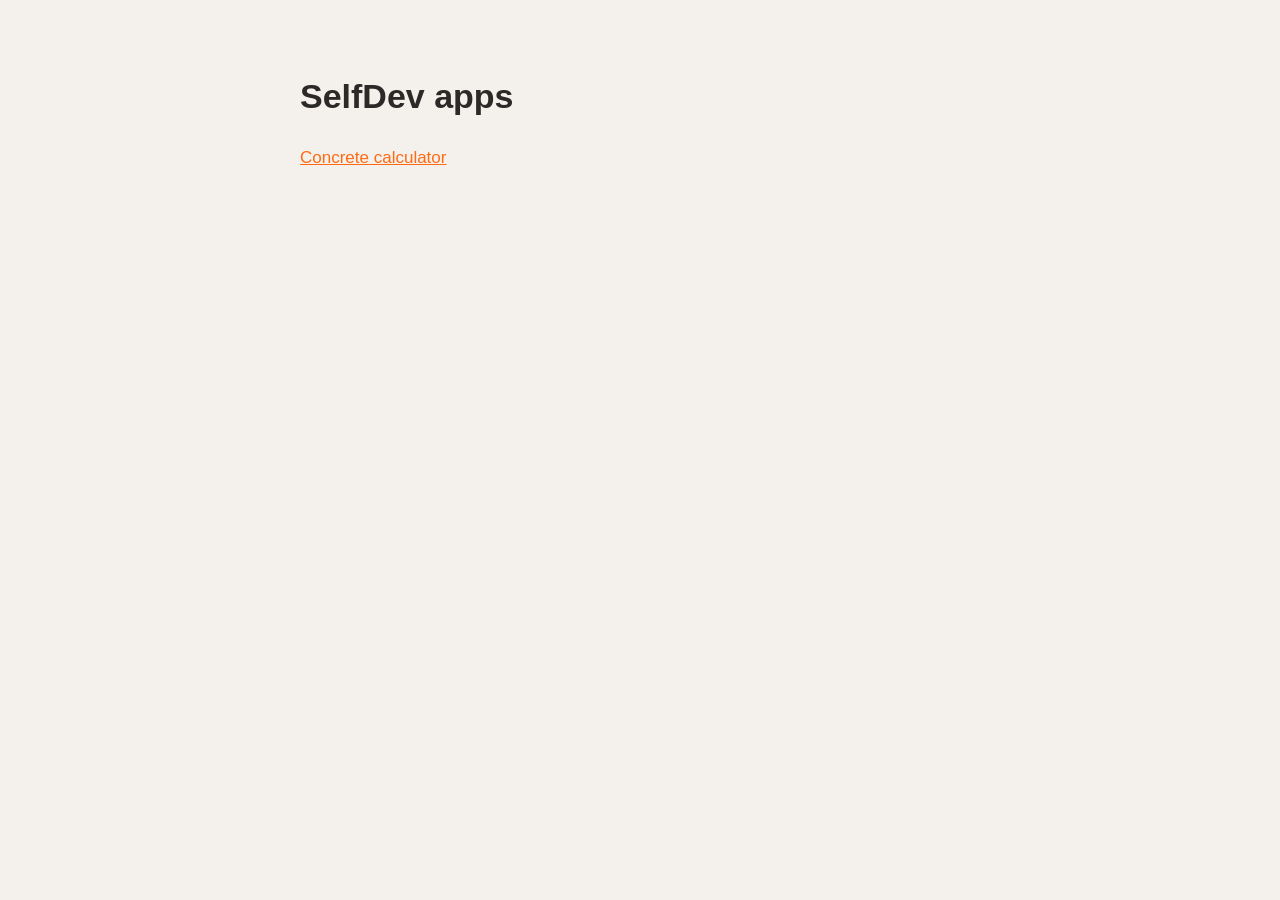
<file: index.html>
<!doctype html><html lang="en"><head><meta charset="utf-8"><meta name="viewport" content="width=device-width,initial-scale=1"><title>SelfDev apps</title>
<style>body{margin:0;font:17px/1.5 -apple-system,sans-serif;background:#F4F1EC;color:#2B2A28}main{max-width:680px;margin:0 auto;padding:48px 16px}a{color:#FF6A13}</style></head><body><main><h1>SelfDev apps</h1>
<p><a href="solicrete/">Concrete calculator</a></p>
</main></body></html>
</file>
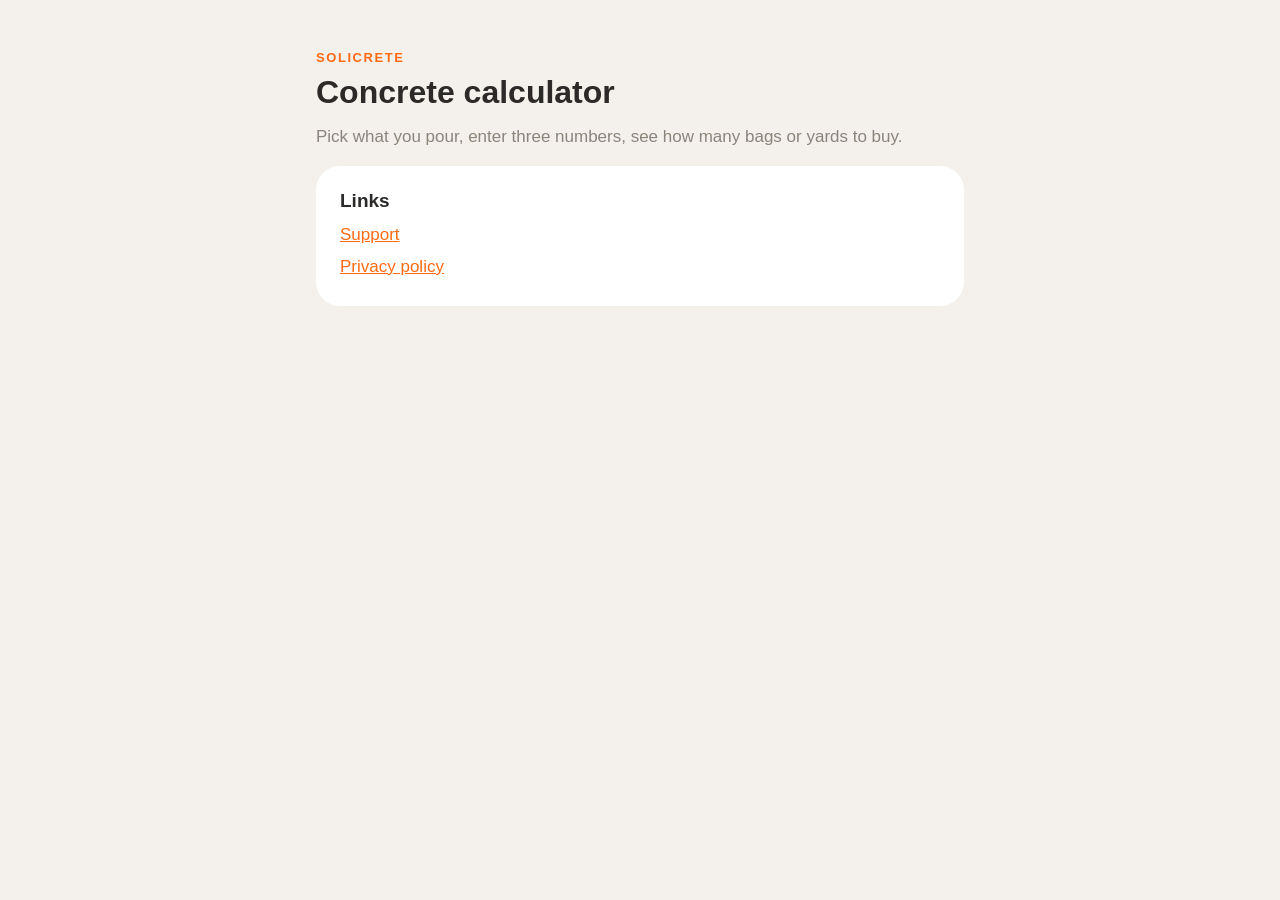
<file: solicrete/index.html>
<!doctype html><html lang="en"><head><meta charset="utf-8"><meta name="viewport" content="width=device-width,initial-scale=1">
<title>Solicrete</title><link rel="stylesheet" href="style.css"></head><body><main>
<div class="brand">Solicrete</div><h1>Concrete calculator</h1>
<p class="sub">Pick what you pour, enter three numbers, see how many bags or yards to buy.</p>
<section><h2>Links</h2><p><a href="support.html">Support</a></p><p><a href="privacy.html">Privacy policy</a></p></section>
</main></body></html>
</file>
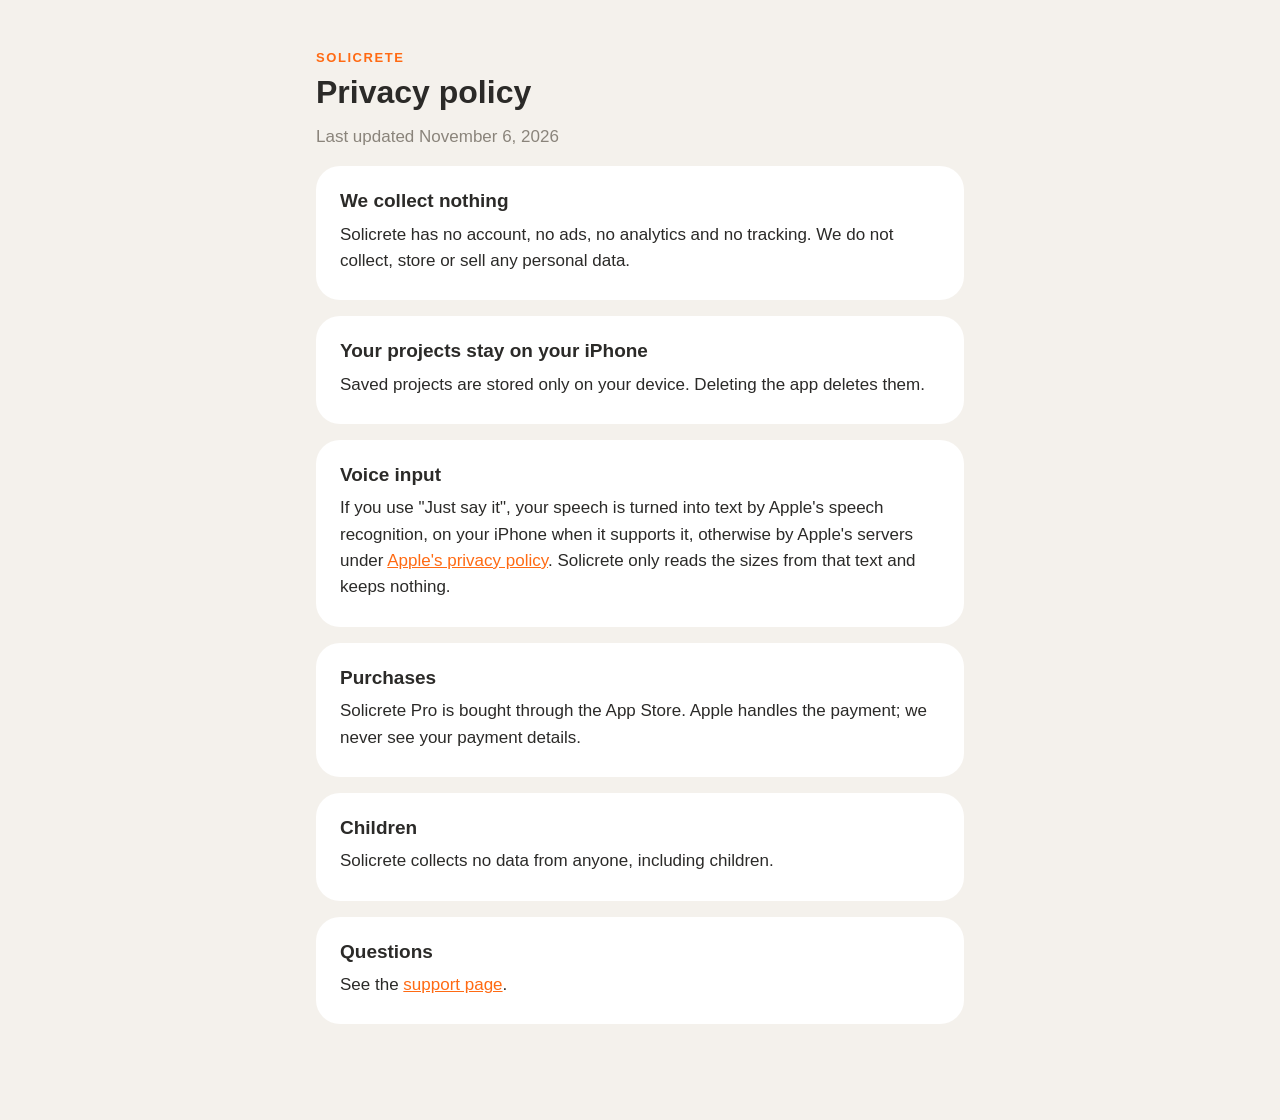
<file: solicrete/privacy.html>
<!doctype html><html lang="en"><head><meta charset="utf-8"><meta name="viewport" content="width=device-width,initial-scale=1">
<title>Solicrete Privacy</title><link rel="stylesheet" href="style.css"></head><body><main>
<div class="brand">Solicrete</div><h1>Privacy policy</h1><p class="sub">Last updated November 6, 2026</p>
<section><h2>We collect nothing</h2><p>Solicrete has no account, no ads, no analytics and no tracking. We do not collect, store or sell any personal data.</p></section>
<section><h2>Your projects stay on your iPhone</h2><p>Saved projects are stored only on your device. Deleting the app deletes them.</p></section>
<section><h2>Voice input</h2><p>If you use "Just say it", your speech is turned into text by Apple's speech recognition, on your iPhone when it supports it, otherwise by Apple's servers under <a href="https://www.apple.com/legal/privacy/">Apple's privacy policy</a>. Solicrete only reads the sizes from that text and keeps nothing.</p></section>
<section><h2>Purchases</h2><p>Solicrete Pro is bought through the App Store. Apple handles the payment; we never see your payment details.</p></section>
<section><h2>Children</h2><p>Solicrete collects no data from anyone, including children.</p></section>
<section><h2>Questions</h2><p>See the <a href="support.html">support page</a>.</p></section>
</main></body></html>
</file>
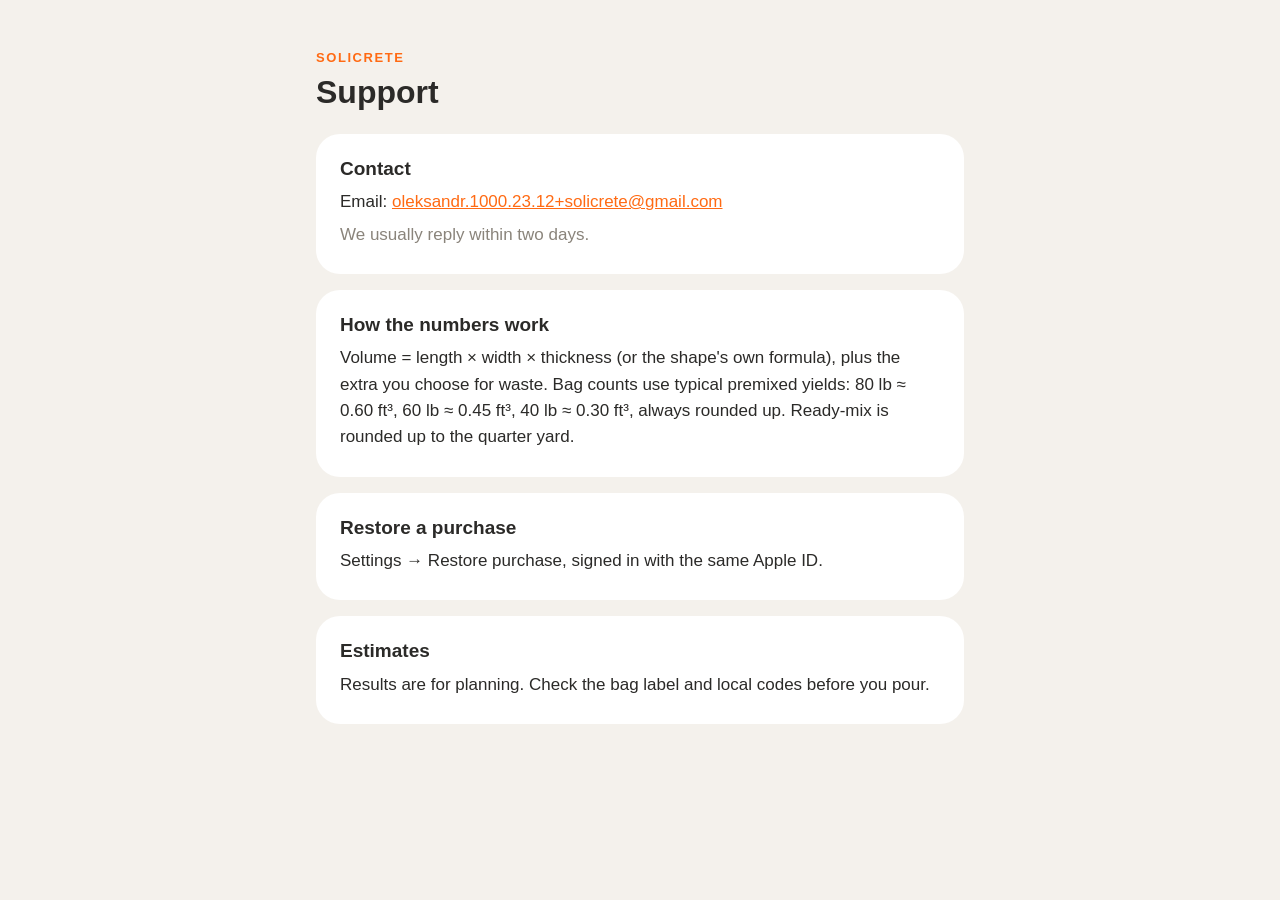
<file: solicrete/support.html>
<!doctype html><html lang="en"><head><meta charset="utf-8"><meta name="viewport" content="width=device-width,initial-scale=1">
<title>Solicrete Support</title><link rel="stylesheet" href="style.css"></head><body><main>
<div class="brand">Solicrete</div><h1>Support</h1>
<section><h2>Contact</h2><p>Email: <a href="mailto:oleksandr.1000.23.12+solicrete@gmail.com">oleksandr.1000.23.12+solicrete@gmail.com</a></p><p class="sub">We usually reply within two days.</p></section>
<section><h2>How the numbers work</h2><p>Volume = length × width × thickness (or the shape's own formula), plus the extra you choose for waste. Bag counts use typical premixed yields: 80 lb ≈ 0.60 ft³, 60 lb ≈ 0.45 ft³, 40 lb ≈ 0.30 ft³, always rounded up. Ready-mix is rounded up to the quarter yard.</p></section>
<section><h2>Restore a purchase</h2><p>Settings → Restore purchase, signed in with the same Apple ID.</p></section>
<section><h2>Estimates</h2><p>Results are for planning. Check the bag label and local codes before you pour.</p></section>
</main></body></html>
</file>
<file: solicrete/style.css>
:root{--bg:#F4F1EC;--card:#fff;--text:#2B2A28;--sub:#8A847B;--accent:#FF6A13}
@media (prefers-color-scheme:dark){:root{--bg:#1C1D1F;--card:#2A2C2F;--text:#F2F0EC;--sub:#9A9DA3;--accent:#FF7A2E}}
*{box-sizing:border-box}body{margin:0;background:var(--bg);color:var(--text);font:17px/1.55 -apple-system,BlinkMacSystemFont,"Segoe UI",sans-serif}
main{max-width:680px;margin:0 auto;padding:48px 16px 80px}h1{font-size:32px;margin:0 0 4px}
.brand{color:var(--accent);font-weight:800;letter-spacing:.12em;font-size:13px;text-transform:uppercase}
section{background:var(--card);border-radius:24px;padding:20px 24px;margin:16px 0}h2{font-size:19px;margin:0 0 6px}
p{margin:6px 0}.sub{color:var(--sub)}a{color:var(--accent)}
</file>
